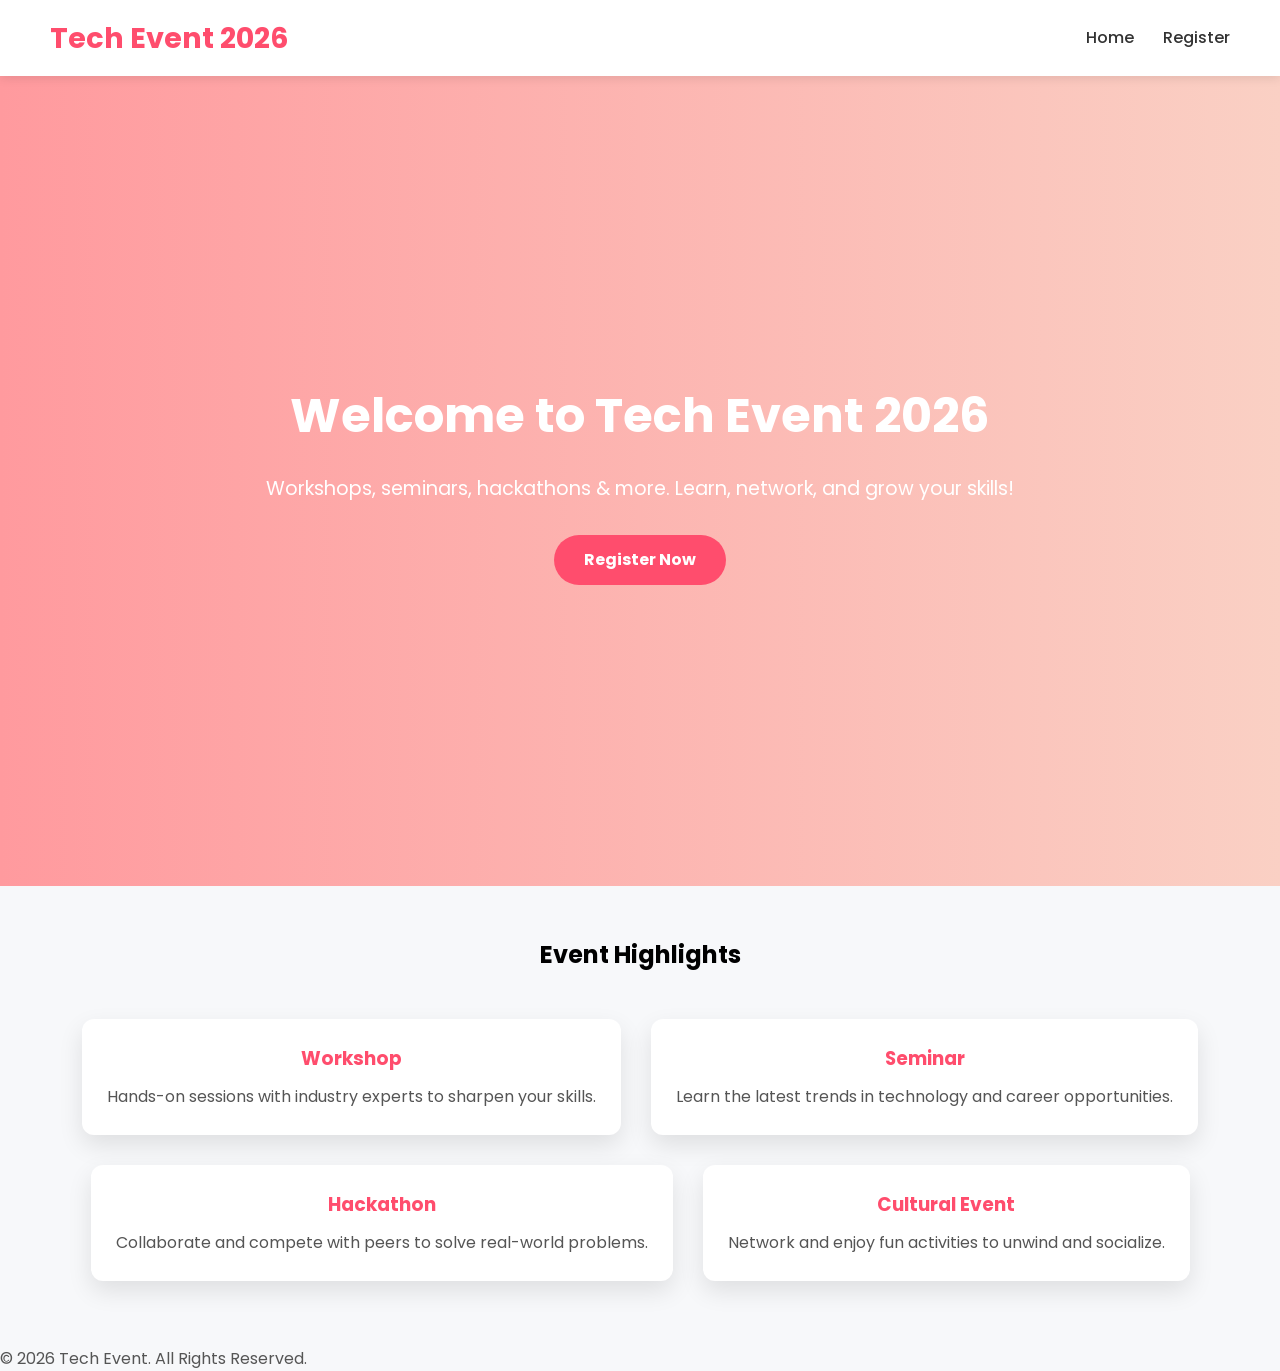
<file: index.html>
<!DOCTYPE html>
<html lang="en">
<head>
<meta charset="UTF-8">
<meta name="viewport" content="width=device-width, initial-scale=1.0">
<title>Home - Tech Event 2026</title>
<link rel="stylesheet" href="style.css">
<link href="https://fonts.googleapis.com/css2?family=Poppins:wght@400;600;700&display=swap" rel="stylesheet">
</head>
<body>

<header>
    <h2>Tech Event 2026</h2>
    <nav>
        <a href="index.html">Home</a>
        <a href="register.html">Register</a>
    </nav>
</header>

<section class="hero">
    <h1>Welcome to Tech Event 2026</h1>
    <p>Workshops, seminars, hackathons & more. Learn, network, and grow your skills!</p>
    <a href="register.html">Register Now</a>
</section>

<div class="container">
    <h2 style="text-align:center; margin-bottom:30px;">Event Highlights</h2>
    <div style="display:flex; flex-wrap:wrap; justify-content:center;">
        <div class="card">
            <h3>Workshop</h3>
            <p>Hands-on sessions with industry experts to sharpen your skills.</p>
        </div>
        <div class="card">
            <h3>Seminar</h3>
            <p>Learn the latest trends in technology and career opportunities.</p>
        </div>
        <div class="card">
            <h3>Hackathon</h3>
            <p>Collaborate and compete with peers to solve real-world problems.</p>
        </div>
        <div class="card">
            <h3>Cultural Event</h3>
            <p>Network and enjoy fun activities to unwind and socialize.</p>
        </div>
    </div>
</div>

<footer>
    <p>&copy; 2026 Tech Event. All Rights Reserved.</p>
</footer>

</body>
</html>
</file>
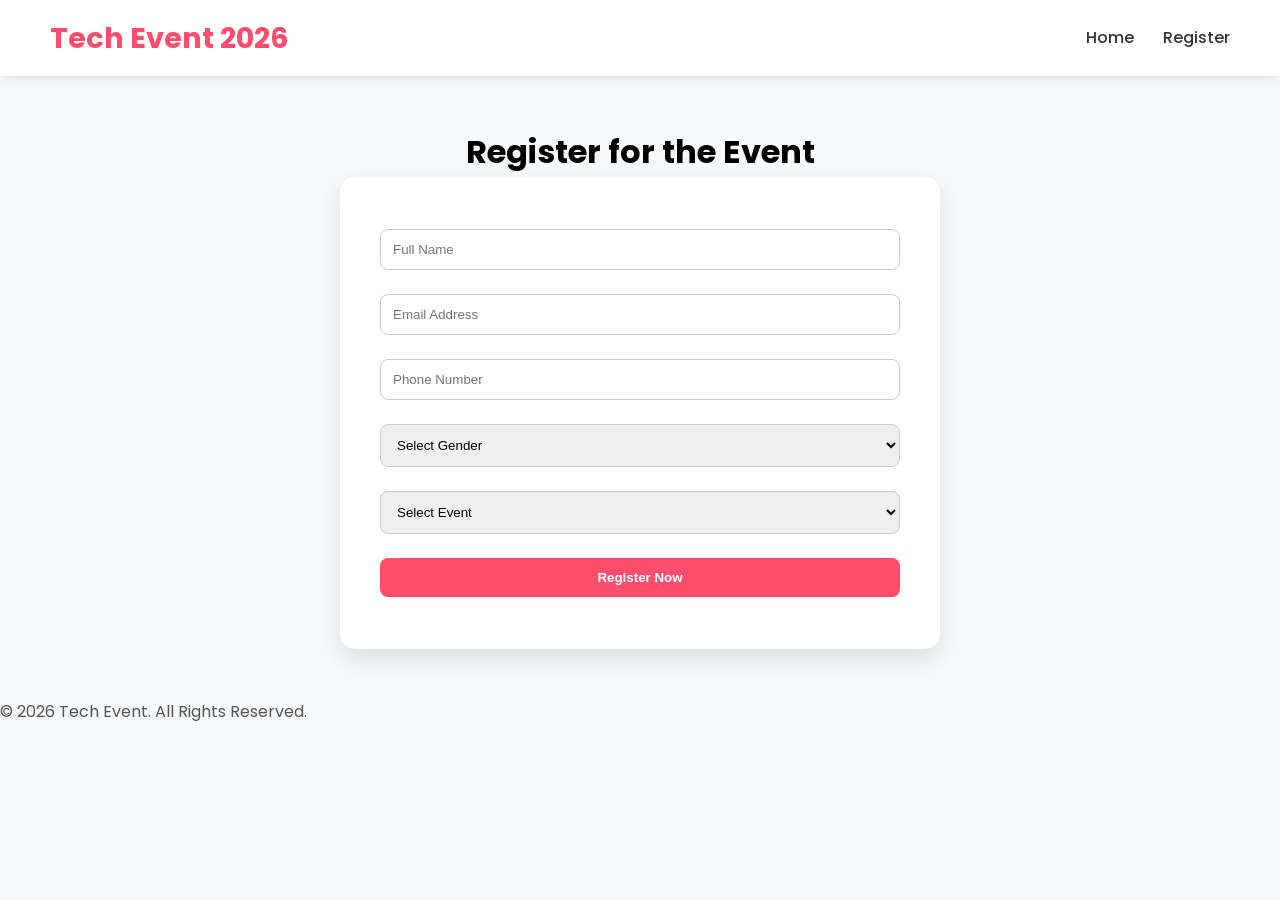
<file: register.html>
<!DOCTYPE html>
<html lang="en">
<head>
<meta charset="UTF-8">
<meta name="viewport" content="width=device-width, initial-scale=1.0">
<title>Register - Tech Event 2026</title>
<link rel="stylesheet" href="style.css">
<link href="https://fonts.googleapis.com/css2?family=Poppins:wght@400;600;700&display=swap" rel="stylesheet">
</head>
<body>

<header>
    <h2>Tech Event 2026</h2>
    <nav>
        <a href="index.html">Home</a>
        <a href="register.html">Register</a>
    </nav>
</header>

<div class="container">
    <h1><center>Register for the Event</center></h1>
    <form onsubmit="showMessage(event)">
        <input type="text" placeholder="Full Name" required>
        <input type="email" placeholder="Email Address" required>
        <input type="text" placeholder="Phone Number" required>
        <select required>
            <option value="">Select Gender</option>
            <option>Male</option>
            <option>Female</option>
            <option>Prefer not to say</option>
        </select>
        <select required>
            <option value="">Select Event</option>
            <option>Workshop</option>
            <option>Seminar</option>
            <option>Hackathon</option>
            <option>Cultural Event</option>
        </select>
        <button type="submit">Register Now</button>
    </form>
    <p id="message"></p>
</div>

<footer>
    <p>&copy; 2026 Tech Event. All Rights Reserved.</p>
</footer>

<script>
function showMessage(event){
    event.preventDefault();
    document.getElementById('message').innerHTML = "🎉 Registration Successful! See you at the event.";
}
</script>

</body>
</html>
</file>
<file: style.css>
/* Global Styles */
* {
    box-sizing: border-box;
    margin: 0;
    padding: 0;
}
body {
    font-family: 'Poppins', sans-serif;
    line-height: 1.6;
    background: #f7f8fa;
}

/* Header / Navigation */
header {
    position: sticky;
    top: 0;
    background: #fff;
    display: flex;
    justify-content: space-between;
    align-items: center;
    padding: 15px 50px;
    box-shadow: 0 2px 10px rgba(0,0,0,0.1);
    z-index: 1000;
}
header h2 {
    color: #ff4d6d;
    font-weight: 700;
    font-size: 1.8rem;
}
nav a {
    margin-left: 25px;
    text-decoration: none;
    color: #333;
    font-weight: 500;
    transition: 0.3s;
}
nav a:hover {
    color: #ff4d6d;
}

/* Hero Section */
.hero {
    background: linear-gradient(to right, #ff9a9e, #fad0c4);
    height: 90vh;
    display: flex;
    flex-direction: column;
    justify-content: center;
    align-items: center;
    text-align: center;
    color: #fff;
}
.hero h1 {
    font-size: 3rem;
    margin-bottom: 20px;
}
.hero p {
    font-size: 1.2rem;
    margin-bottom: 30px;
}
.hero a {
    text-decoration: none;
    padding: 12px 30px;
    background: #ff4d6d;
    color: #fff;
    font-weight: bold;
    border-radius: 50px;
    transition: 0.3s;
}
.hero a:hover {
    background: #ff7f91;
}

/* Container */
.container {
    max-width: 1200px;
    margin: 50px auto;
    padding: 0 20px;
}

/* Cards */
.card {
    background: #fff;
    border-radius: 12px;
    box-shadow: 0 10px 25px rgba(0,0,0,0.1);
    padding: 25px;
    margin: 15px;
    text-align: center;
    transition: transform 0.3s;
}
.card:hover { transform: translateY(-5px); }
.card h3 { color: #ff4d6d; margin-bottom: 10px; }
.card p { color: #555; }

/* Registration Form */
form {
    background: #fff;
    padding: 40px;
    border-radius: 15px;
    box-shadow: 0 10px 25px rgba(0,0,0,0.1);
    max-width: 600px;
    margin: auto;
}
input, select, textarea, button {
    width: 100%;
    padding: 12px;
    margin: 12px 0;
    border-radius: 8px;
    border: 1px solid #ccc;
}
input:focus, select:focus, textarea:focus {
    border-color: #ff4d6d;
    box-shadow: 0 0 5px rgba(255,77,109,0.5);
}
button {
    background: #ff4d6d;
    color: #fff;
    font-weight: bold;
    border: none;
    cursor: pointer;
    transition: 0.3s;
}
button:hover { background: #ff7f91; }

#message {
    margin-top: 20px;
    font-weight: bold;
    color: green;
    font-size: 18px;
    text-align: center;
    transition: all 0.5s ease;
}
}

/* Footer */
footer {
    background: #fff;
    text-align: center;
    padding: 25px;
    margin-top: 50px;
    box-shadow: 0 -2px 10px rgba(0,0,0,0.1);
}
footer p { color: #555; }

/* Responsive */
@media(max-width: 768px){
    .hero h1 { font-size: 2.2rem; }
    header { flex-direction: column; }
    nav a { margin: 10px 0; }
    .card { margin: 15px 5px; }
}
</file>
